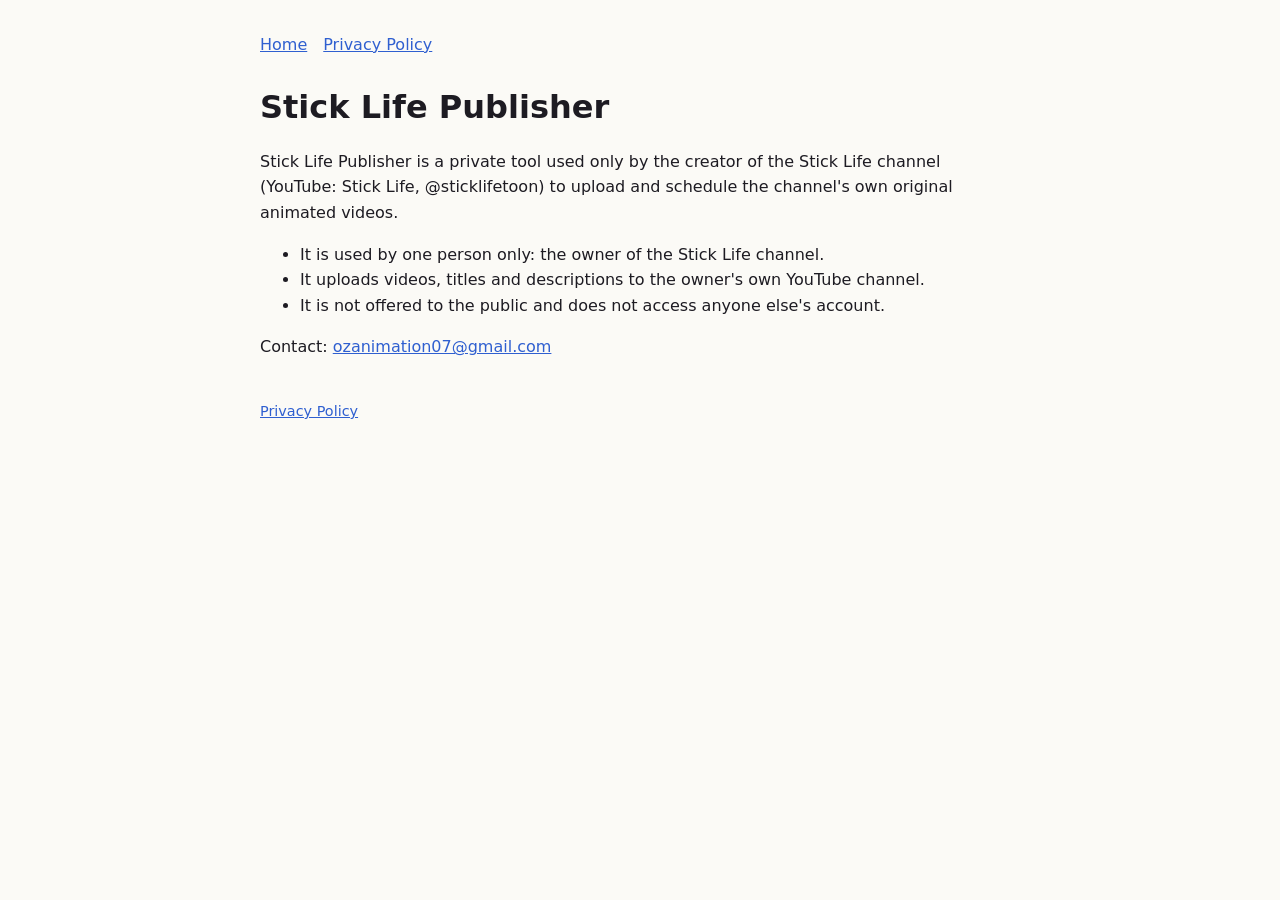
<file: index.html>
<!doctype html>
<html lang="en"><head><meta charset="utf-8"><meta name="viewport" content="width=device-width,initial-scale=1">
<title>Stick Life Publisher</title><link rel="stylesheet" href="style.css"></head>
<body>
<nav><a href="index.html">Home</a><a href="privacy-policy.html">Privacy Policy</a></nav>
<h1>Stick Life Publisher</h1>
<p>Stick Life Publisher is a private tool used only by the creator of the Stick Life channel
(YouTube: Stick Life, @sticklifetoon) to upload and schedule the channel's own original animated videos.</p>
<ul>
<li>It is used by one person only: the owner of the Stick Life channel.</li>
<li>It uploads videos, titles and descriptions to the owner's own YouTube channel.</li>
<li>It is not offered to the public and does not access anyone else's account.</li>
</ul>
<p>Contact: <a href="mailto:ozanimation07@gmail.com">ozanimation07@gmail.com</a></p>
<footer><a href="privacy-policy.html">Privacy Policy</a></footer>
</body></html>
</file>
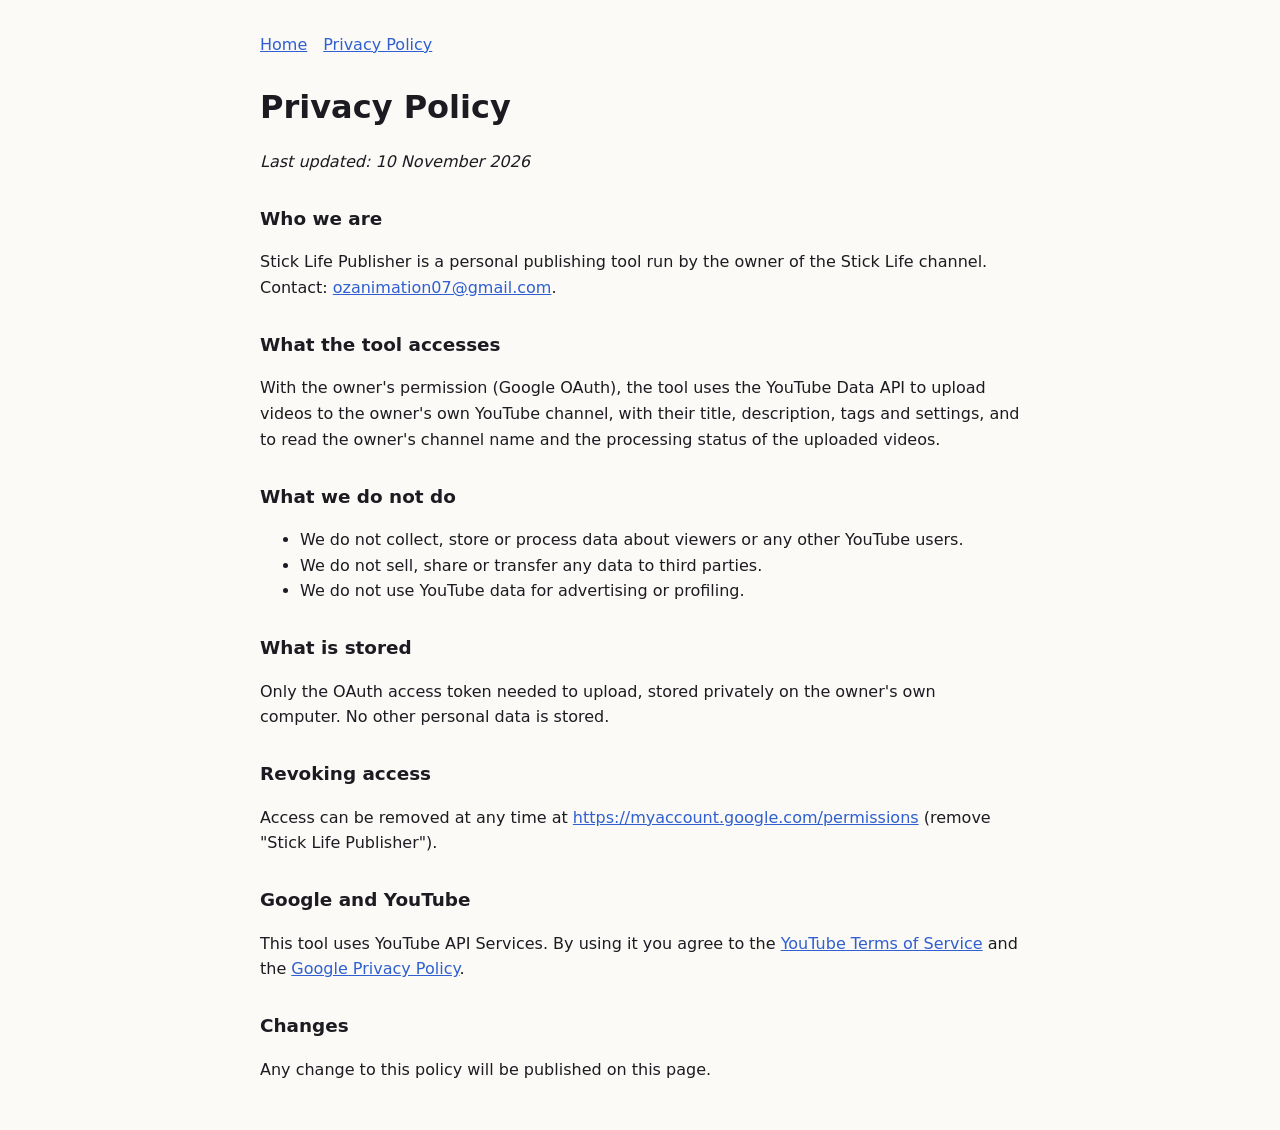
<file: privacy-policy.html>
<!doctype html>
<html lang="en"><head><meta charset="utf-8"><meta name="viewport" content="width=device-width,initial-scale=1">
<title>Privacy Policy - Stick Life Publisher</title><link rel="stylesheet" href="style.css"></head>
<body>
<nav><a href="index.html">Home</a><a href="privacy-policy.html">Privacy Policy</a></nav>
<h1>Privacy Policy</h1>
<p><em>Last updated: 10 November 2026</em></p>
<h2>Who we are</h2>
<p>Stick Life Publisher is a personal publishing tool run by the owner of the Stick Life channel.
Contact: <a href="mailto:ozanimation07@gmail.com">ozanimation07@gmail.com</a>.</p>
<h2>What the tool accesses</h2>
<p>With the owner's permission (Google OAuth), the tool uses the YouTube Data API to upload videos to the owner's own
YouTube channel, with their title, description, tags and settings, and to read the owner's channel name and the
processing status of the uploaded videos.</p>
<h2>What we do not do</h2>
<ul>
<li>We do not collect, store or process data about viewers or any other YouTube users.</li>
<li>We do not sell, share or transfer any data to third parties.</li>
<li>We do not use YouTube data for advertising or profiling.</li>
</ul>
<h2>What is stored</h2>
<p>Only the OAuth access token needed to upload, stored privately on the owner's own computer. No other personal data is stored.</p>
<h2>Revoking access</h2>
<p>Access can be removed at any time at <a href="https://myaccount.google.com/permissions">https://myaccount.google.com/permissions</a>
(remove "Stick Life Publisher").</p>
<h2>Google and YouTube</h2>
<p>This tool uses YouTube API Services. By using it you agree to the
<a href="https://www.youtube.com/t/terms">YouTube Terms of Service</a> and the
<a href="https://policies.google.com/privacy">Google Privacy Policy</a>.</p>
<h2>Changes</h2>
<p>Any change to this policy will be published on this page.</p>
</body></html>
</file>
<file: style.css>
body{font-family:system-ui,-apple-system,Segoe UI,Roboto,sans-serif;max-width:760px;margin:0 auto;padding:32px 20px;line-height:1.6;color:#1d1b22;background:#fbfaf6}
h1{font-size:2rem;margin-bottom:.2em}h2{font-size:1.15rem;margin-top:1.6em}a{color:#2f5fd0}nav{margin-bottom:24px}nav a{margin-right:16px}
footer{margin-top:40px;font-size:.9rem;color:#666}
</file>
